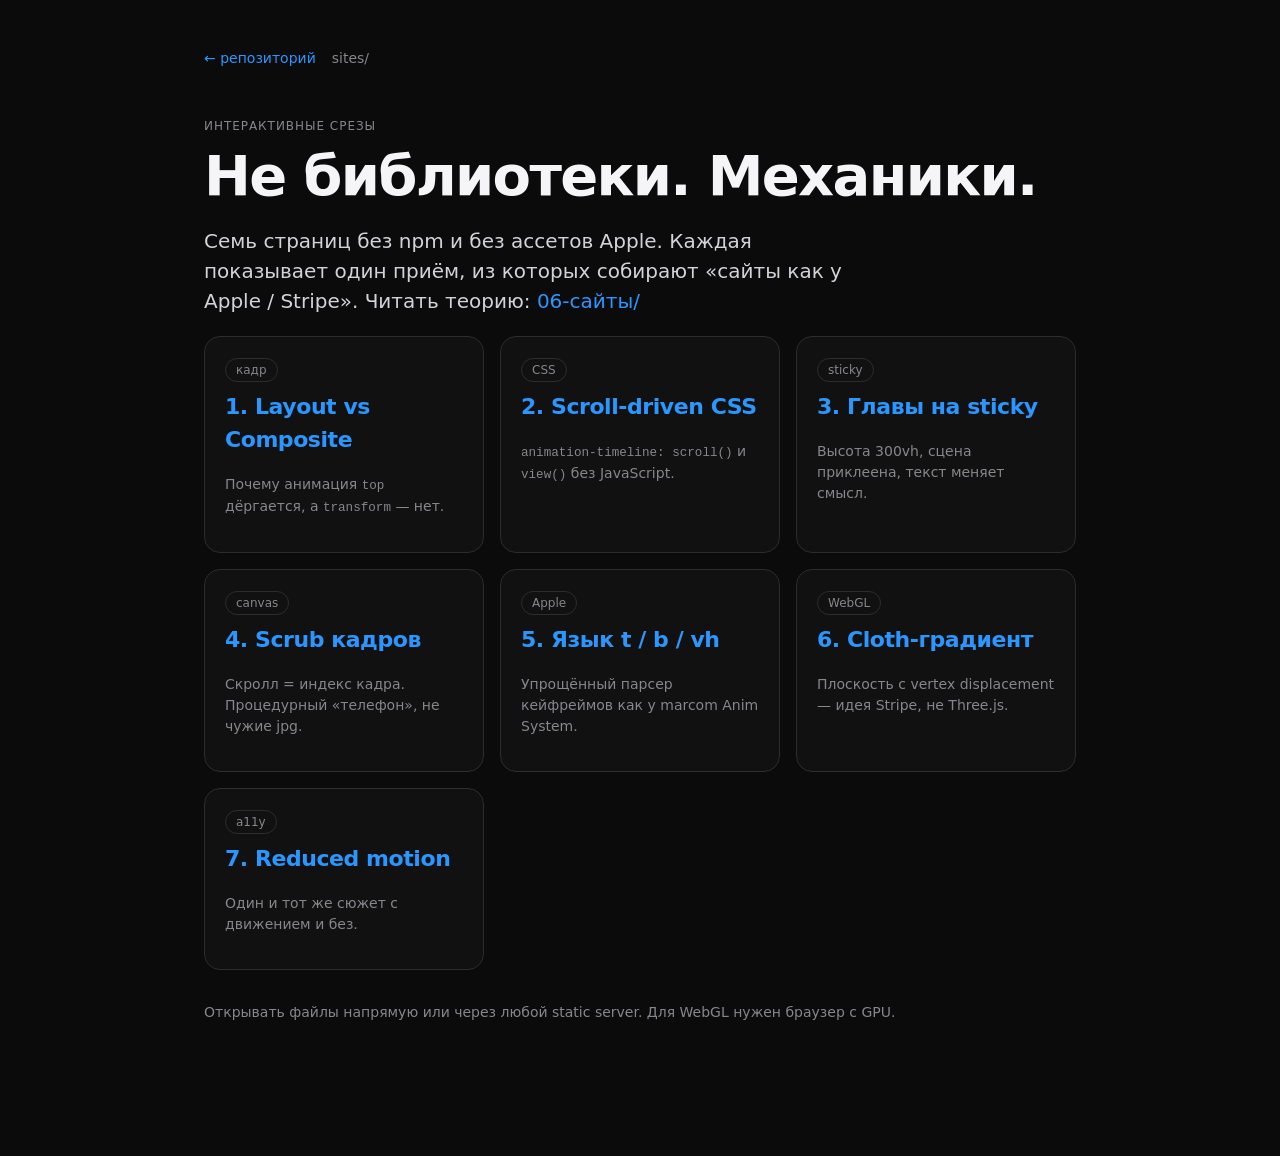
<file: sites/index.html>
<!DOCTYPE html>
<html lang="ru">
<head>
  <meta charset="utf-8" />
  <meta name="viewport" content="width=device-width, initial-scale=1" />
  <title>Демо: как устроены презентационные сайты</title>
  <link rel="stylesheet" href="lib/base.css" />
</head>
<body>
  <div class="wrap">
    <nav class="top">
      <a href="../README.md">← репозиторий</a>
      <span>sites/</span>
    </nav>
    <p class="kicker">Интерактивные срезы</p>
    <h1>Не библиотеки. Механики.</h1>
    <p class="lead">
      Семь страниц без npm и без ассетов Apple. Каждая показывает один приём,
      из которых собирают «сайты как у Apple / Stripe». Читать теорию:
      <a href="../06-сайты/README.md">06-сайты/</a>
    </p>
    <div class="grid">
      <a class="card" href="01-composite.html">
        <div class="badge">кадр</div>
        <h2 style="margin-top:8px">1. Layout vs Composite</h2>
        <p class="note">Почему анимация <code>top</code> дёргается, а <code>transform</code> — нет.</p>
      </a>
      <a class="card" href="02-scroll-css.html">
        <div class="badge">CSS</div>
        <h2 style="margin-top:8px">2. Scroll-driven CSS</h2>
        <p class="note"><code>animation-timeline: scroll()</code> и <code>view()</code> без JavaScript.</p>
      </a>
      <a class="card" href="03-pin-story.html">
        <div class="badge">sticky</div>
        <h2 style="margin-top:8px">3. Главы на sticky</h2>
        <p class="note">Высота 300vh, сцена приклеена, текст меняет смысл.</p>
      </a>
      <a class="card" href="04-canvas-scrub.html">
        <div class="badge">canvas</div>
        <h2 style="margin-top:8px">4. Scrub кадров</h2>
        <p class="note">Скролл = индекс кадра. Процедурный «телефон», не чужие jpg.</p>
      </a>
      <a class="card" href="05-apple-keyframes.html">
        <div class="badge">Apple</div>
        <h2 style="margin-top:8px">5. Язык t / b / vh</h2>
        <p class="note">Упрощённый парсер кейфреймов как у marcom Anim System.</p>
      </a>
      <a class="card" href="06-cloth-gradient.html">
        <div class="badge">WebGL</div>
        <h2 style="margin-top:8px">6. Cloth-градиент</h2>
        <p class="note">Плоскость с vertex displacement — идея Stripe, не Three.js.</p>
      </a>
      <a class="card" href="07-reduced-motion.html">
        <div class="badge">a11y</div>
        <h2 style="margin-top:8px">7. Reduced motion</h2>
        <p class="note">Один и тот же сюжет с движением и без.</p>
      </a>
    </div>
    <p class="note" style="margin-top:32px">Открывать файлы напрямую или через любой static server. Для WebGL нужен браузер с GPU.</p>
  </div>
</body>
</html>
</file>
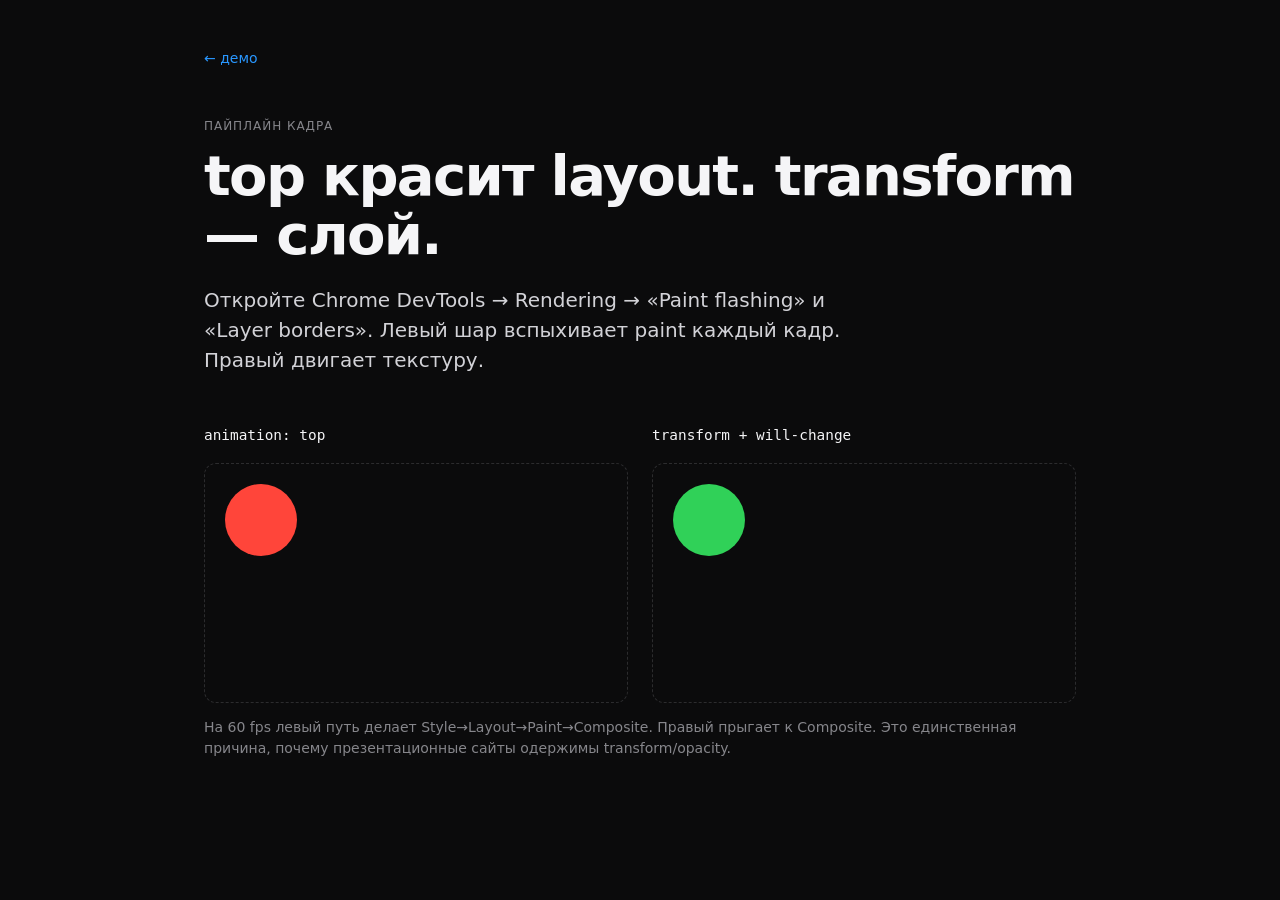
<file: sites/01-composite.html>
<!DOCTYPE html>
<html lang="ru">
<head>
  <meta charset="utf-8" />
  <meta name="viewport" content="width=device-width, initial-scale=1" />
  <title>Layout vs Composite</title>
  <link rel="stylesheet" href="lib/base.css" />
  <style>
    .stage { display: grid; grid-template-columns: 1fr 1fr; gap: 24px; margin-top: 32px; min-height: 280px; }
    .box-wrap { position: relative; height: 240px; border: 1px dashed var(--line); border-radius: 12px; overflow: hidden; }
    .ball { width: 72px; height: 72px; border-radius: 50%; position: absolute; left: 20px; }
    .layout { background: var(--danger); top: 20px; animation: bounce-top 1s ease-in-out infinite alternate; }
    .composite { background: var(--ok); top: 20px; animation: bounce-tf 1s ease-in-out infinite alternate; will-change: transform; }
    @keyframes bounce-top { from { top: 20px; } to { top: 150px; } }
    @keyframes bounce-tf { from { transform: translateY(0); } to { transform: translateY(130px); } }
    @media (max-width: 700px) { .stage { grid-template-columns: 1fr; } }
    @media (prefers-reduced-motion: reduce) {
      .ball { animation: none !important; }
    }
  </style>
</head>
<body>
  <div class="wrap">
    <nav class="top"><a href="index.html">← демо</a></nav>
    <p class="kicker">Пайплайн кадра</p>
    <h1>top красит layout. transform — слой.</h1>
    <p class="lead">Откройте Chrome DevTools → Rendering → «Paint flashing» и «Layer borders». Левый шар вспыхивает paint каждый кадр. Правый двигает текстуру.</p>
    <div class="stage">
      <div>
        <p><code>animation: top</code></p>
        <div class="box-wrap"><div class="ball layout"></div></div>
      </div>
      <div>
        <p><code>transform + will-change</code></p>
        <div class="box-wrap"><div class="ball composite"></div></div>
      </div>
    </div>
    <p class="note">На 60 fps левый путь делает Style→Layout→Paint→Composite. Правый прыгает к Composite. Это единственная причина, почему презентационные сайты одержимы transform/opacity.</p>
  </div>
</body>
</html>
</file>
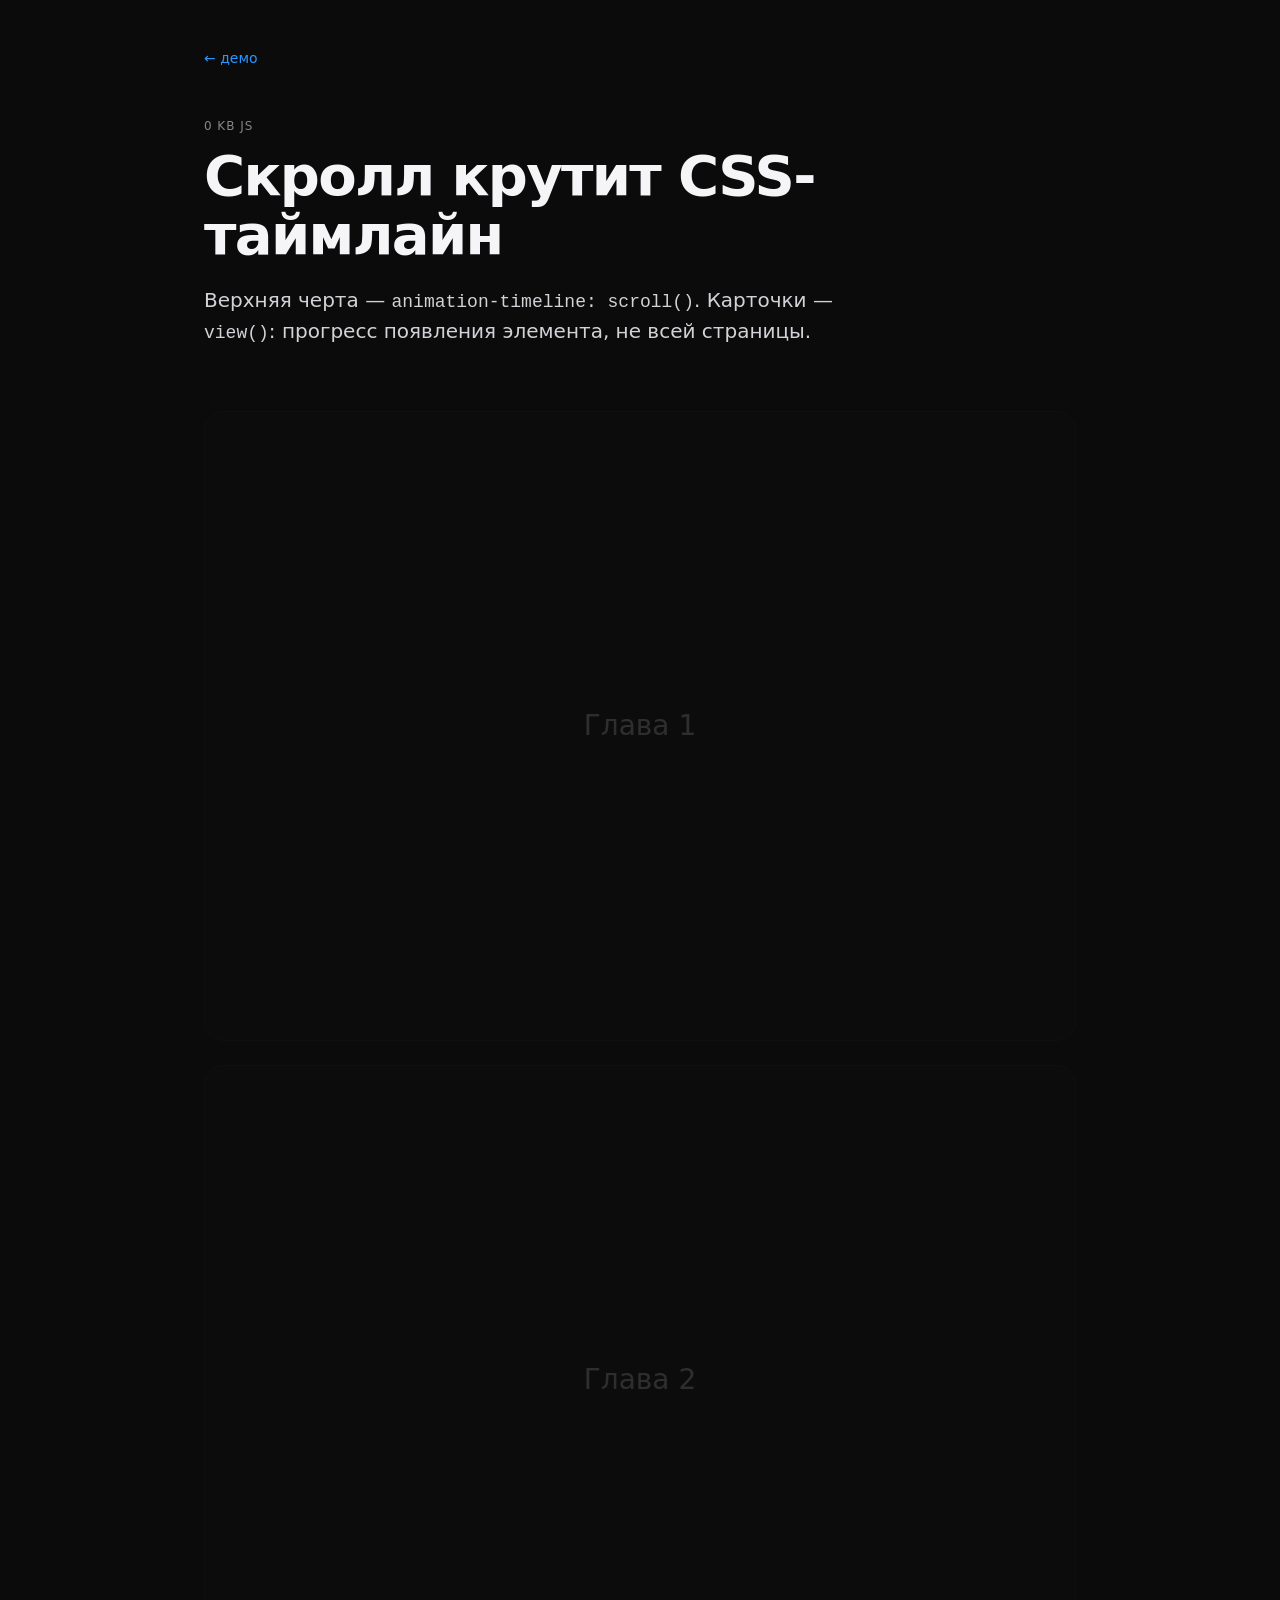
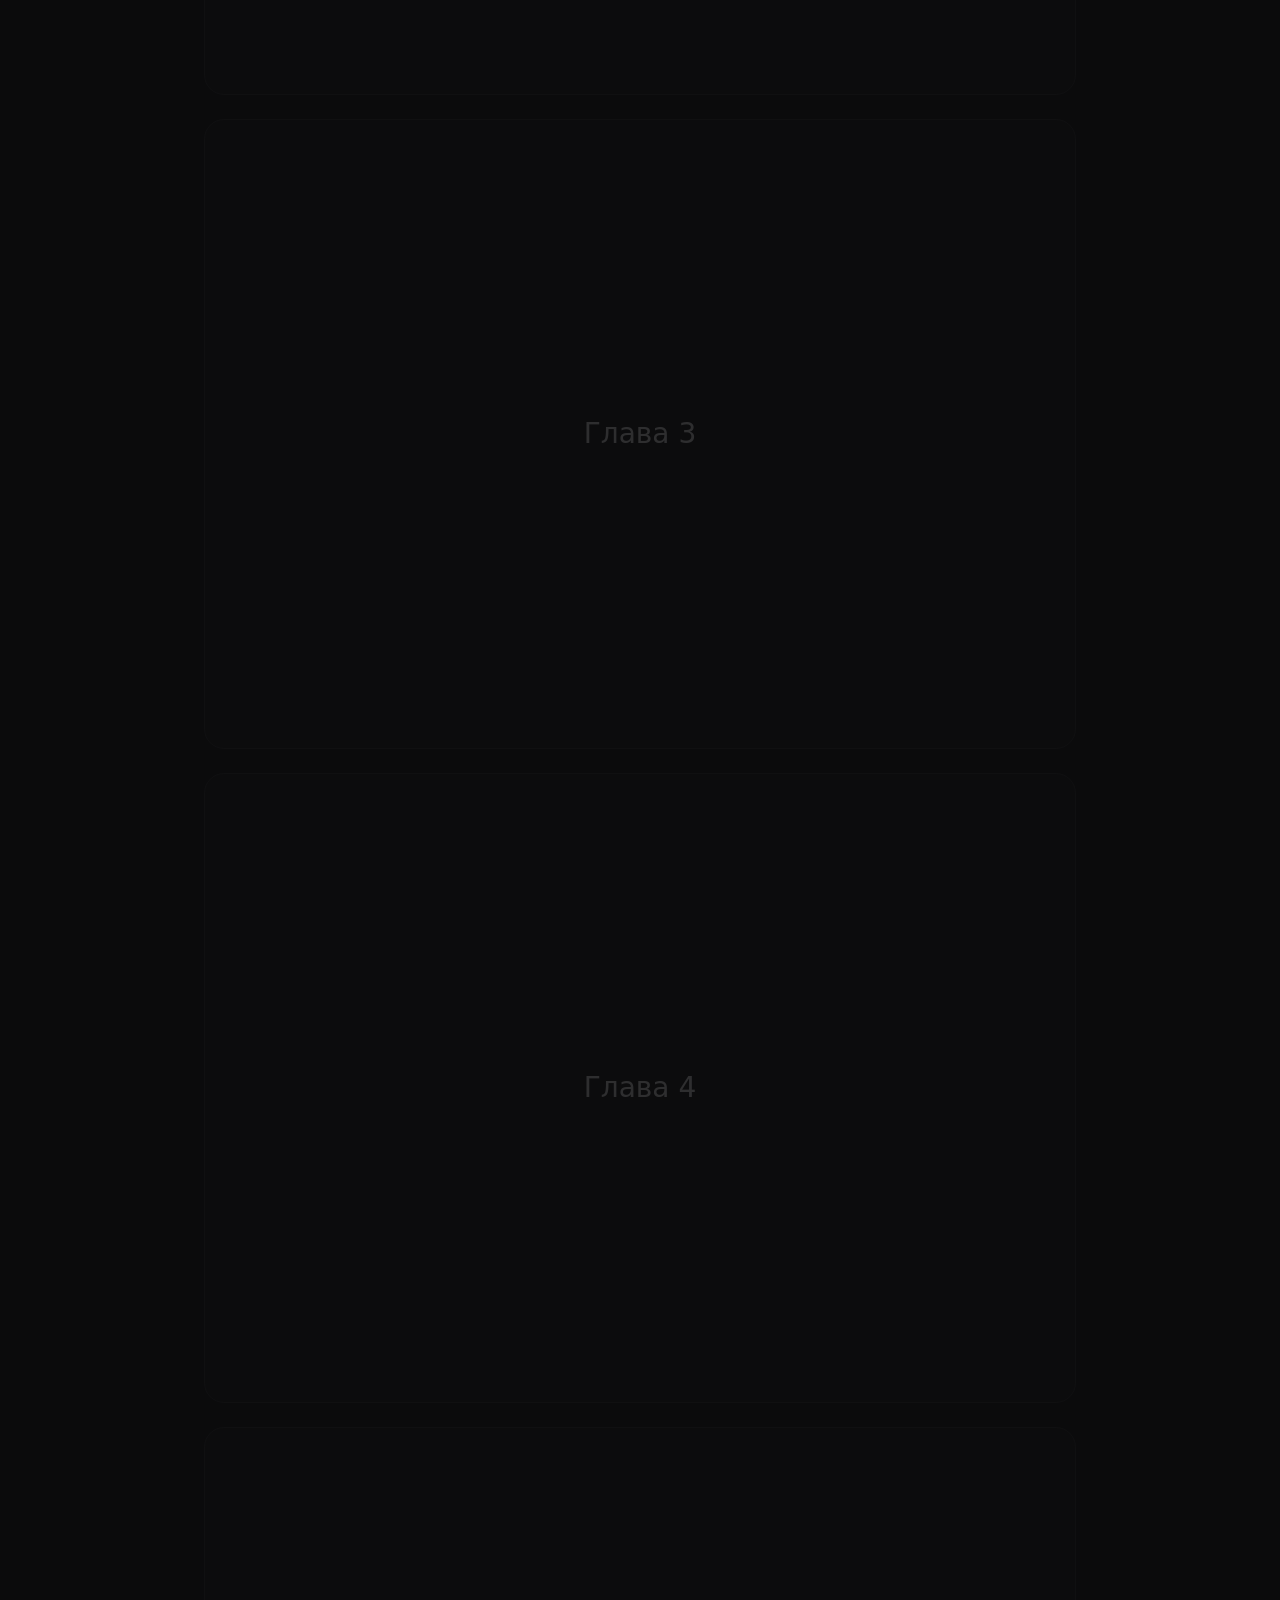
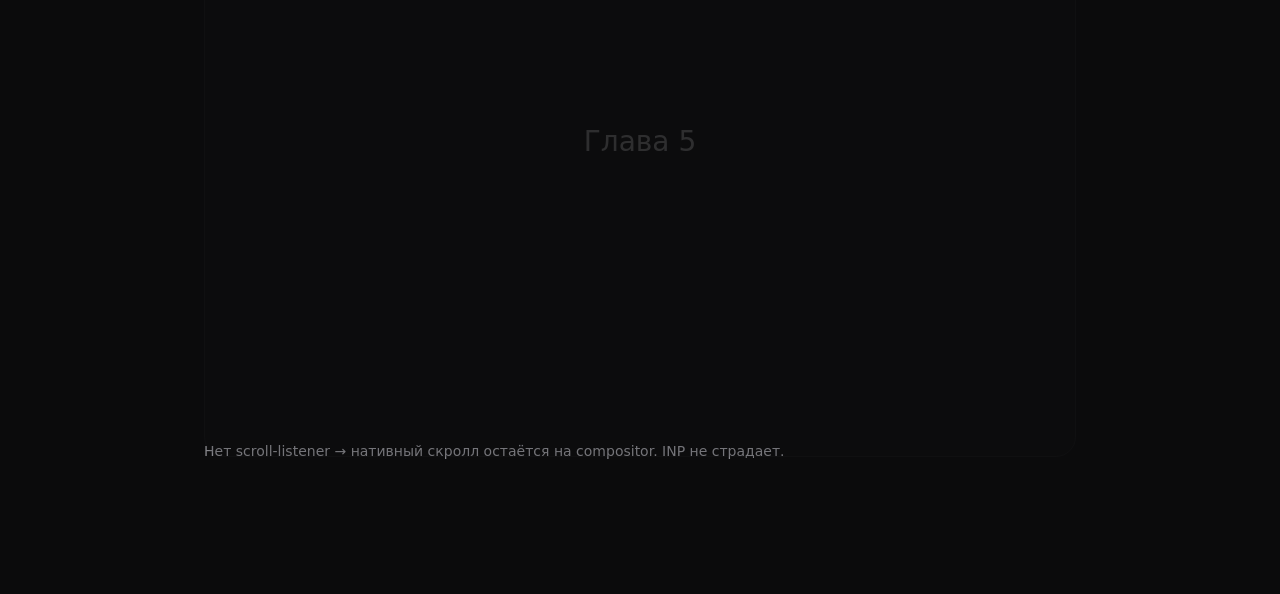
<file: sites/02-scroll-css.html>
<!DOCTYPE html>
<html lang="ru">
<head>
  <meta charset="utf-8" />
  <meta name="viewport" content="width=device-width, initial-scale=1" />
  <title>CSS scroll-driven</title>
  <link rel="stylesheet" href="lib/base.css" />
  <style>
    .bar {
      position: fixed; top: 0; left: 0; height: 3px; width: 100%;
      transform-origin: 0 50%; background: var(--accent); transform: scaleX(0);
      animation: grow linear; animation-timeline: scroll(); z-index: 5;
    }
    @keyframes grow { from { transform: scaleX(0); } to { transform: scaleX(1); } }
    .block {
      height: 70vh; margin: 24px 0; border-radius: 20px; background: #161618;
      border: 1px solid var(--line); display: grid; place-items: center;
      font-size: 28px; opacity: 0.15; transform: translateY(40px);
      animation: reveal linear both;
      animation-timeline: view();
      animation-range: entry 0% cover 35%;
    }
    @keyframes reveal {
      to { opacity: 1; transform: translateY(0); }
    }
    .unsupported { display: none; color: var(--danger); }
    @supports not (animation-timeline: scroll()) {
      .unsupported { display: block; }
    }
  </style>
</head>
<body>
  <div class="bar"></div>
  <div class="wrap">
    <nav class="top"><a href="index.html">← демо</a></nav>
    <p class="kicker">0 KB JS</p>
    <h1>Скролл крутит CSS-таймлайн</h1>
    <p class="lead unsupported">Этот браузер ещё без animation-timeline. Откройте Chromium или Safari 18+.</p>
    <p class="lead">Верхняя черта — <code>animation-timeline: scroll()</code>. Карточки — <code>view()</code>: прогресс появления элемента, не всей страницы.</p>
    <div class="block">Глава 1</div>
    <div class="block">Глава 2</div>
    <div class="block">Глава 3</div>
    <div class="block">Глава 4</div>
    <div class="block">Глава 5</div>
    <p class="note">Нет scroll-listener → нативный скролл остаётся на compositor. INP не страдает.</p>
  </div>
</body>
</html>
</file>
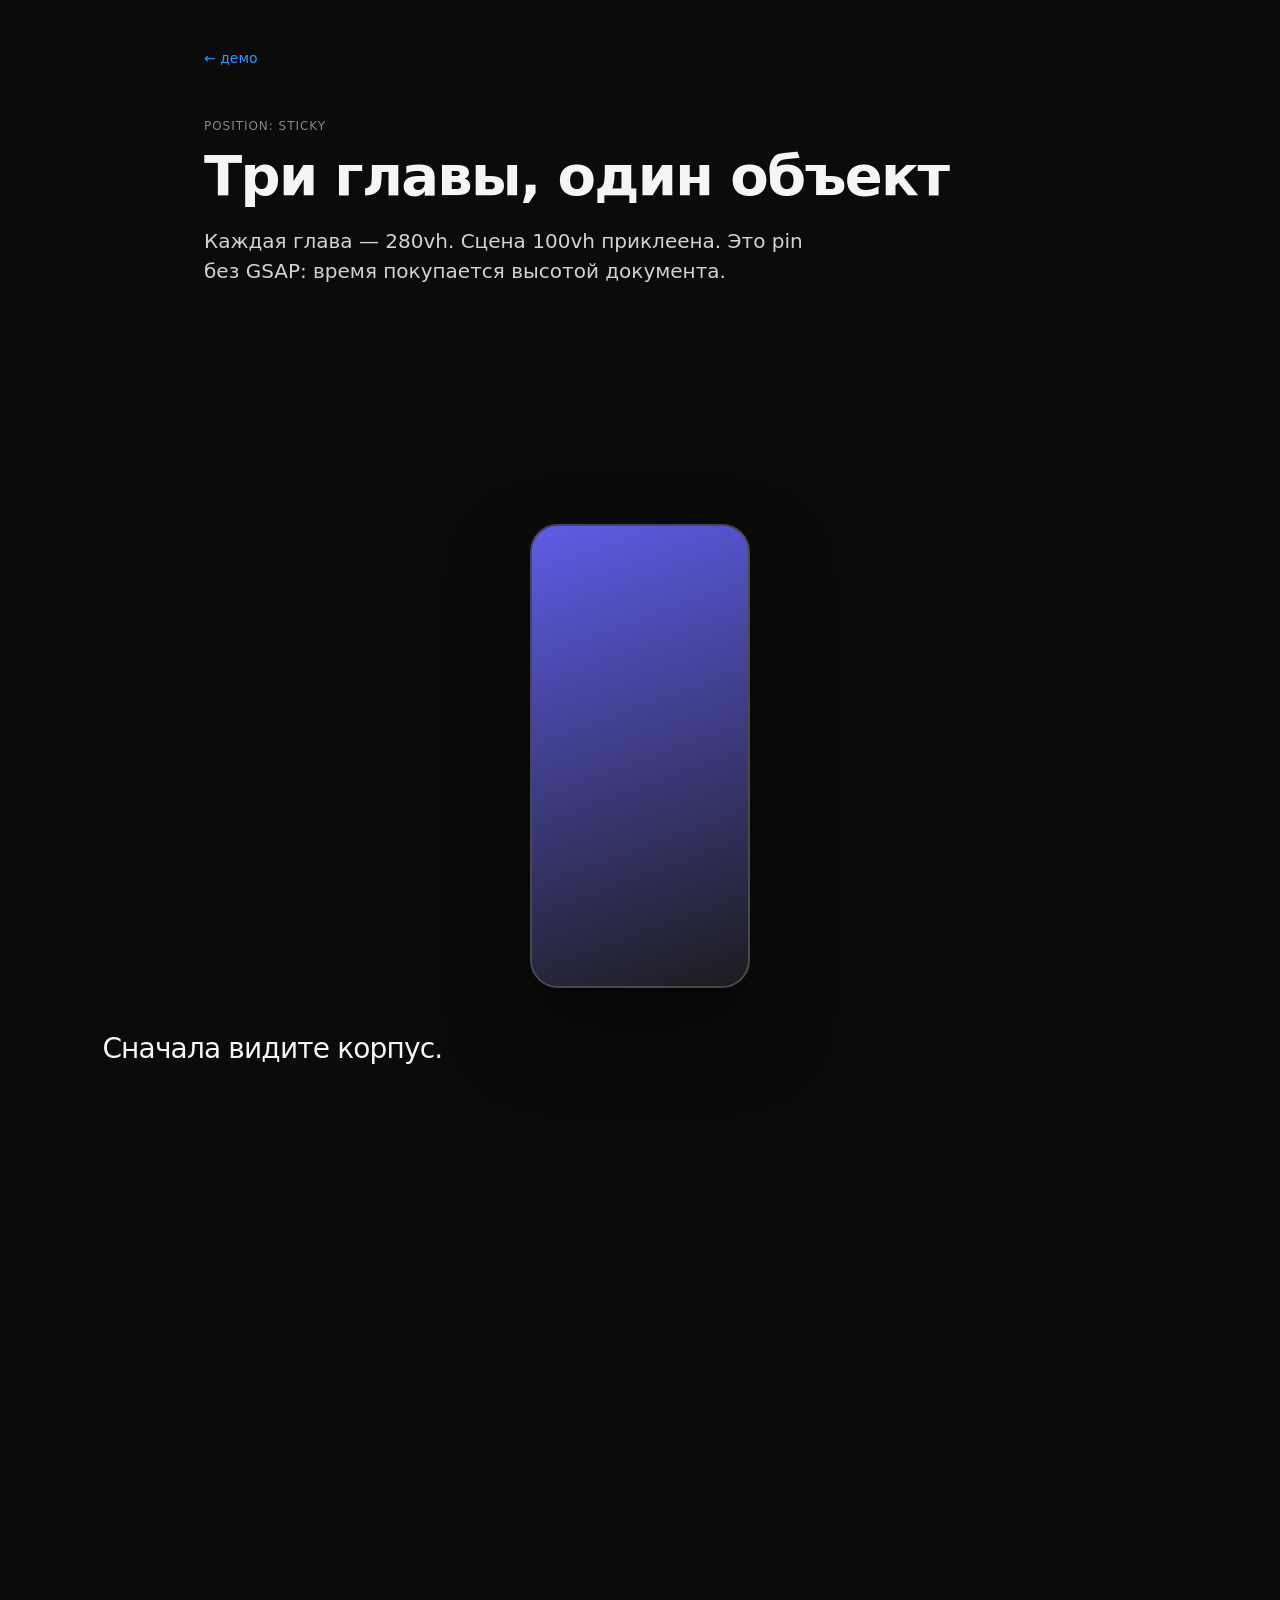
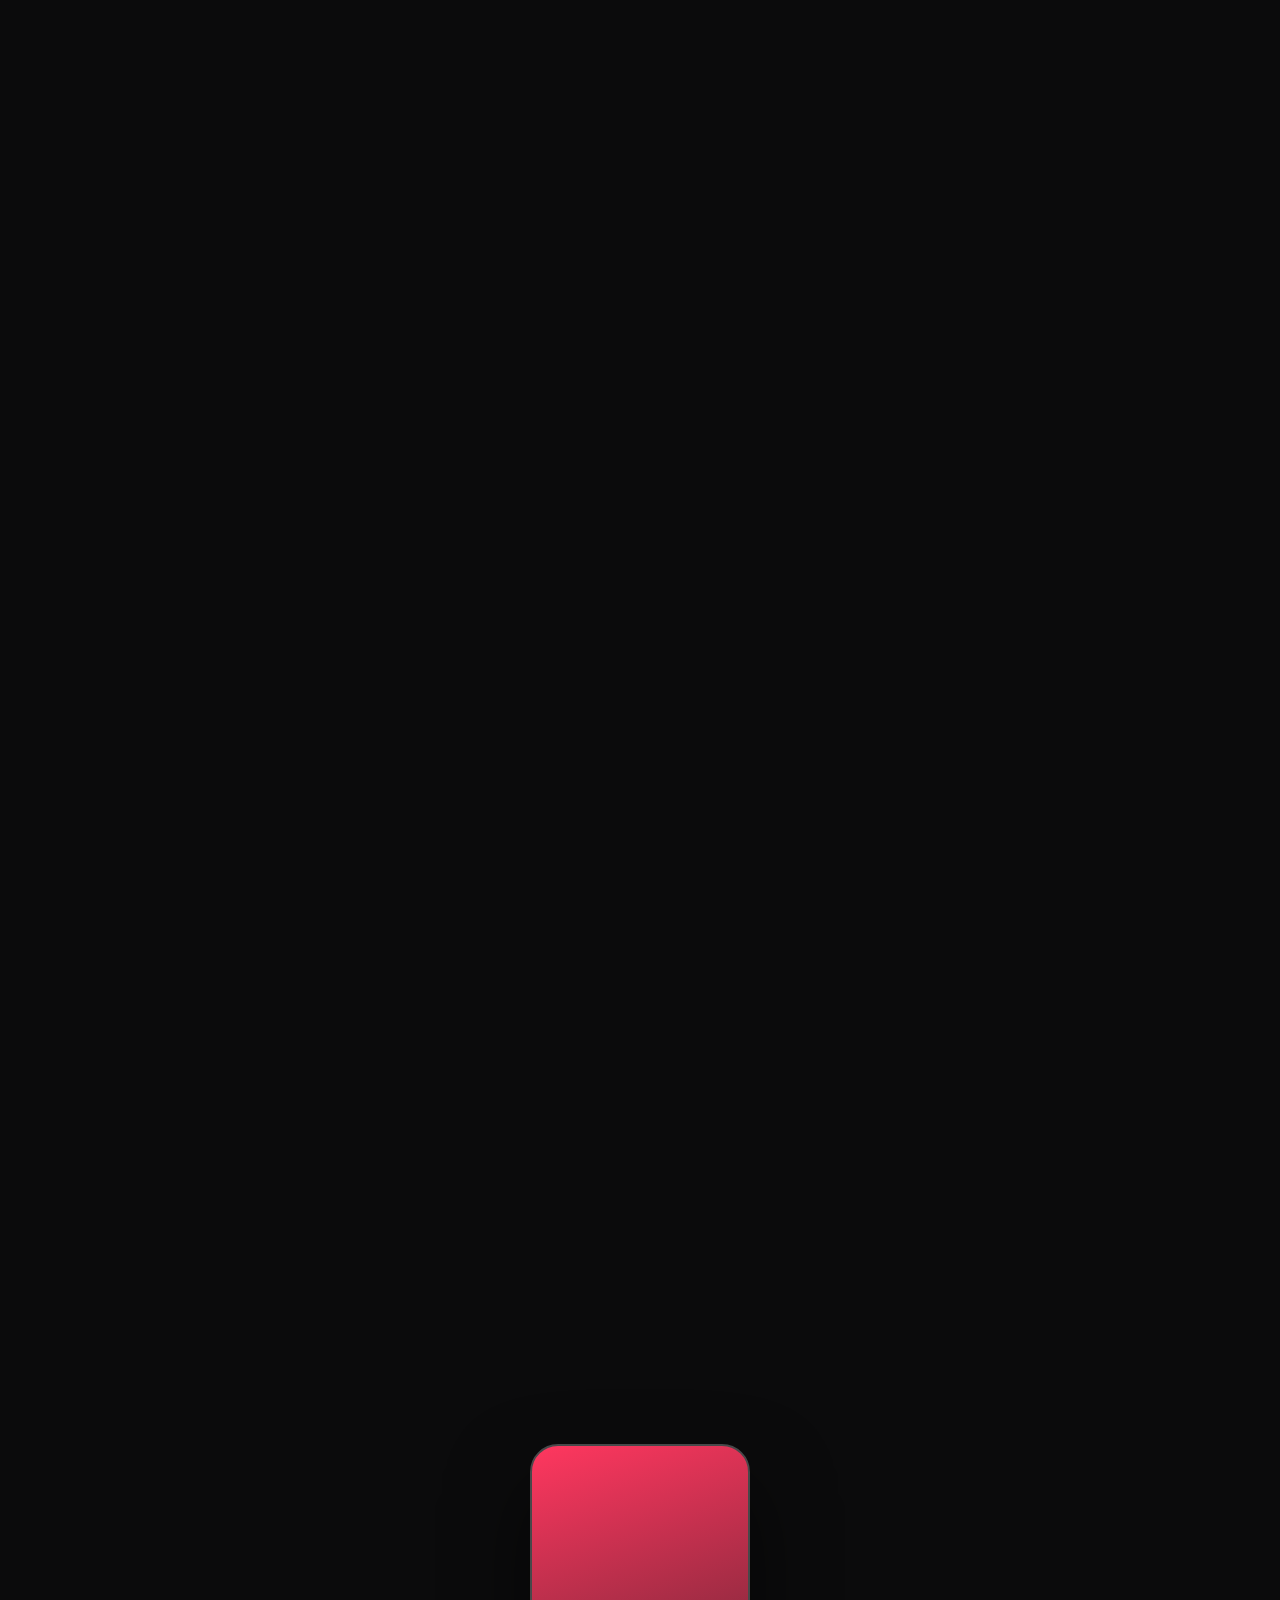
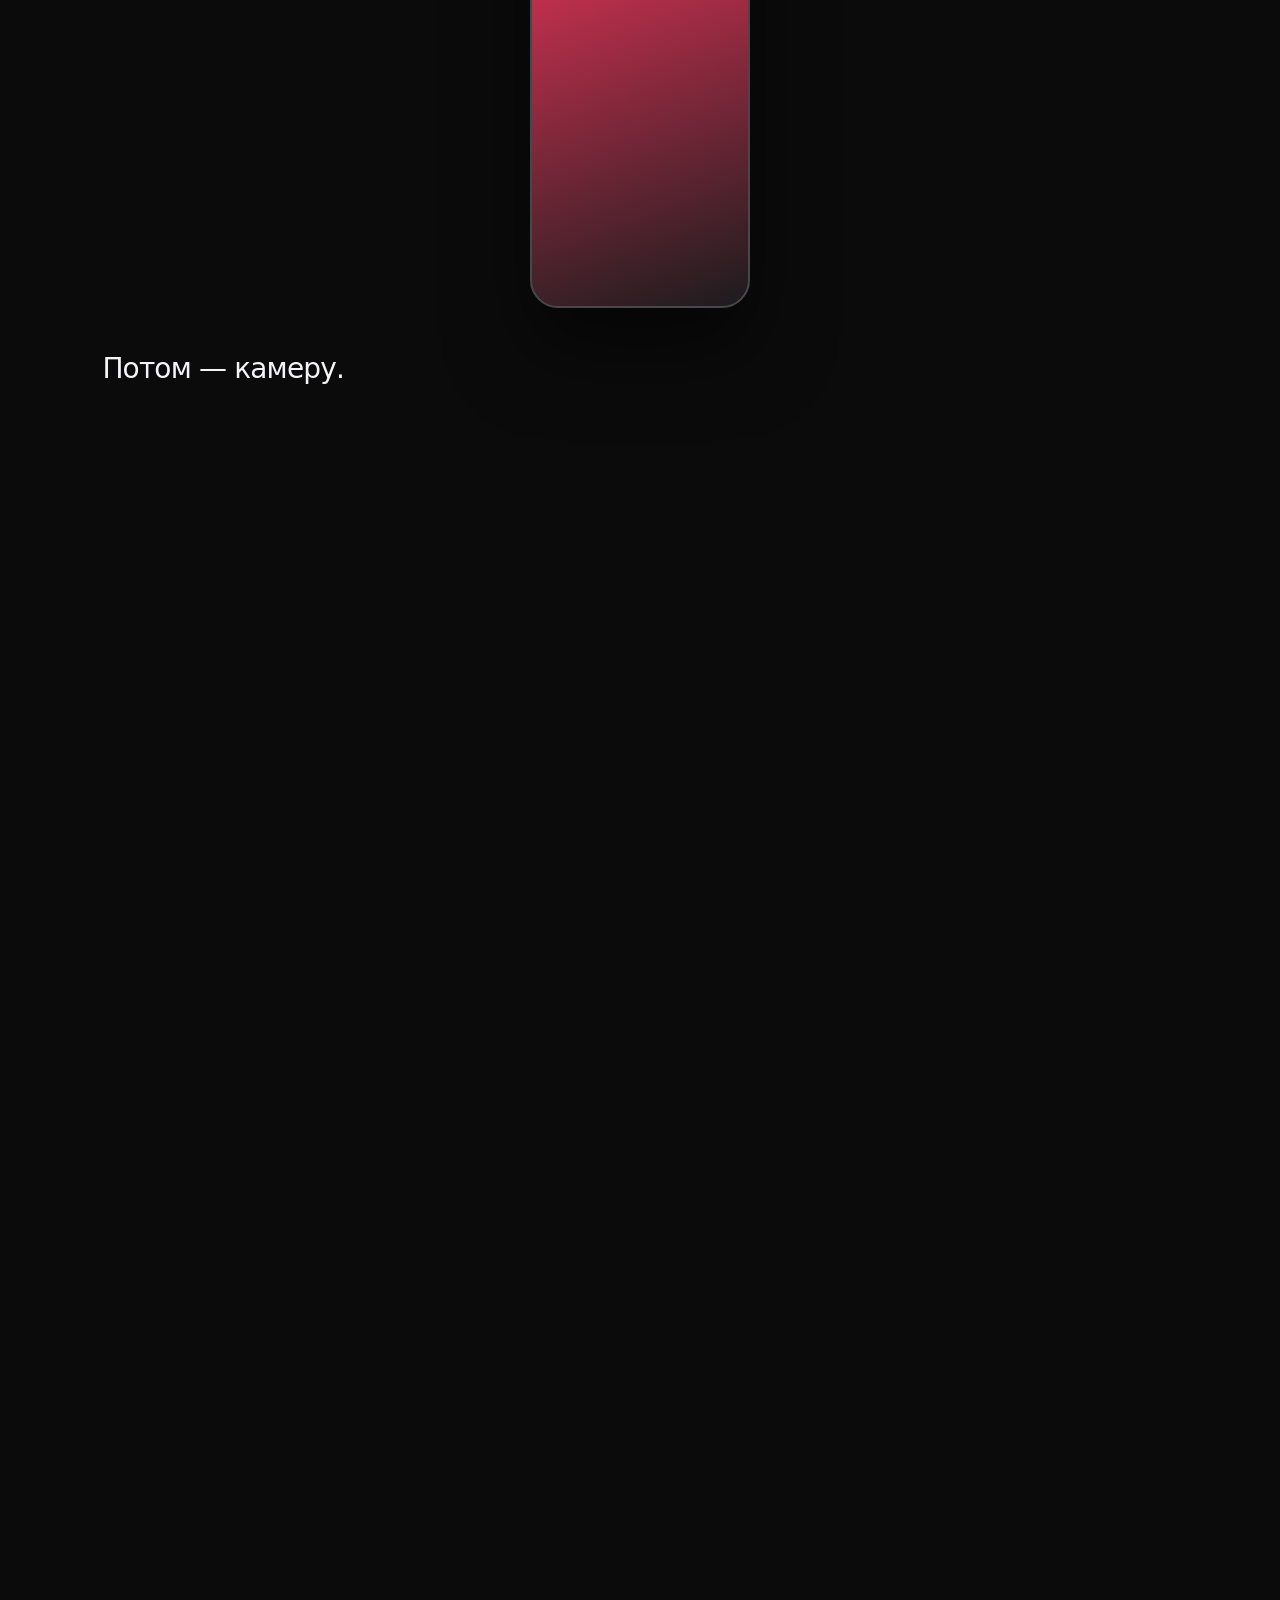
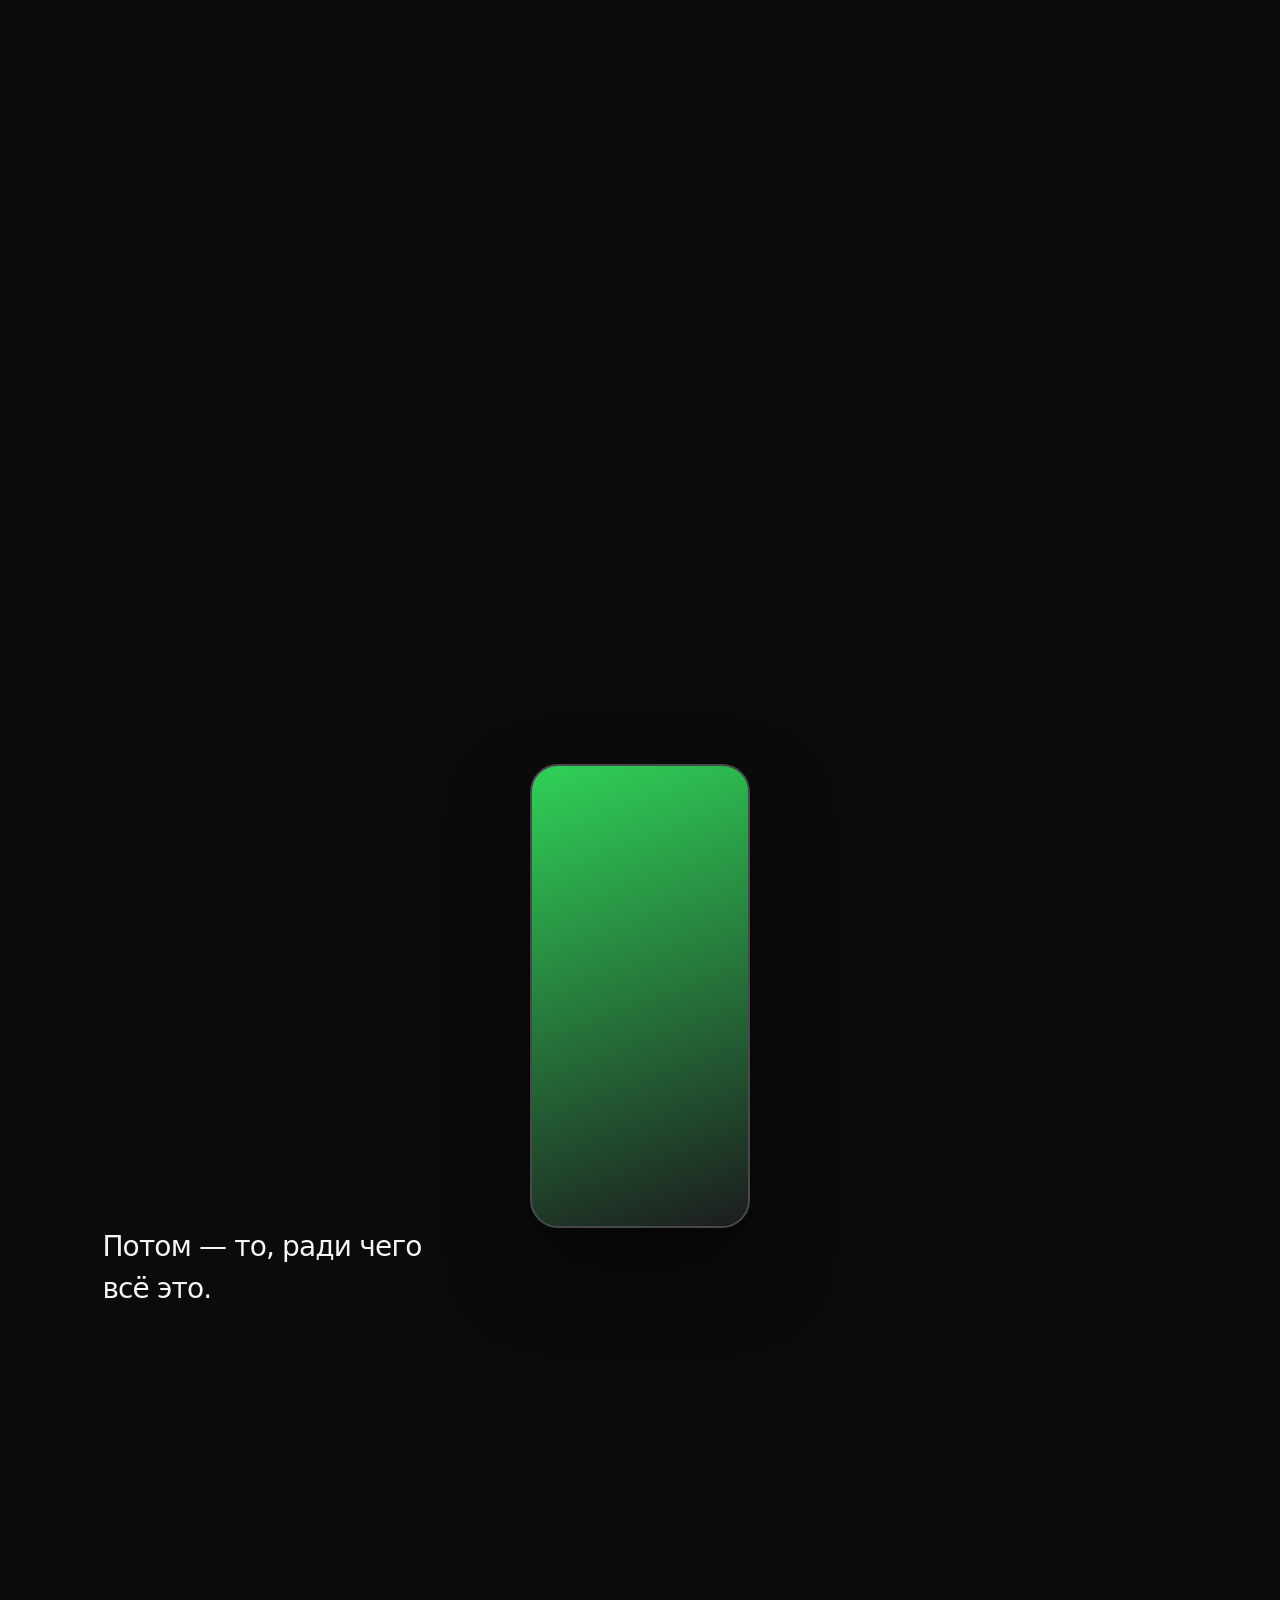
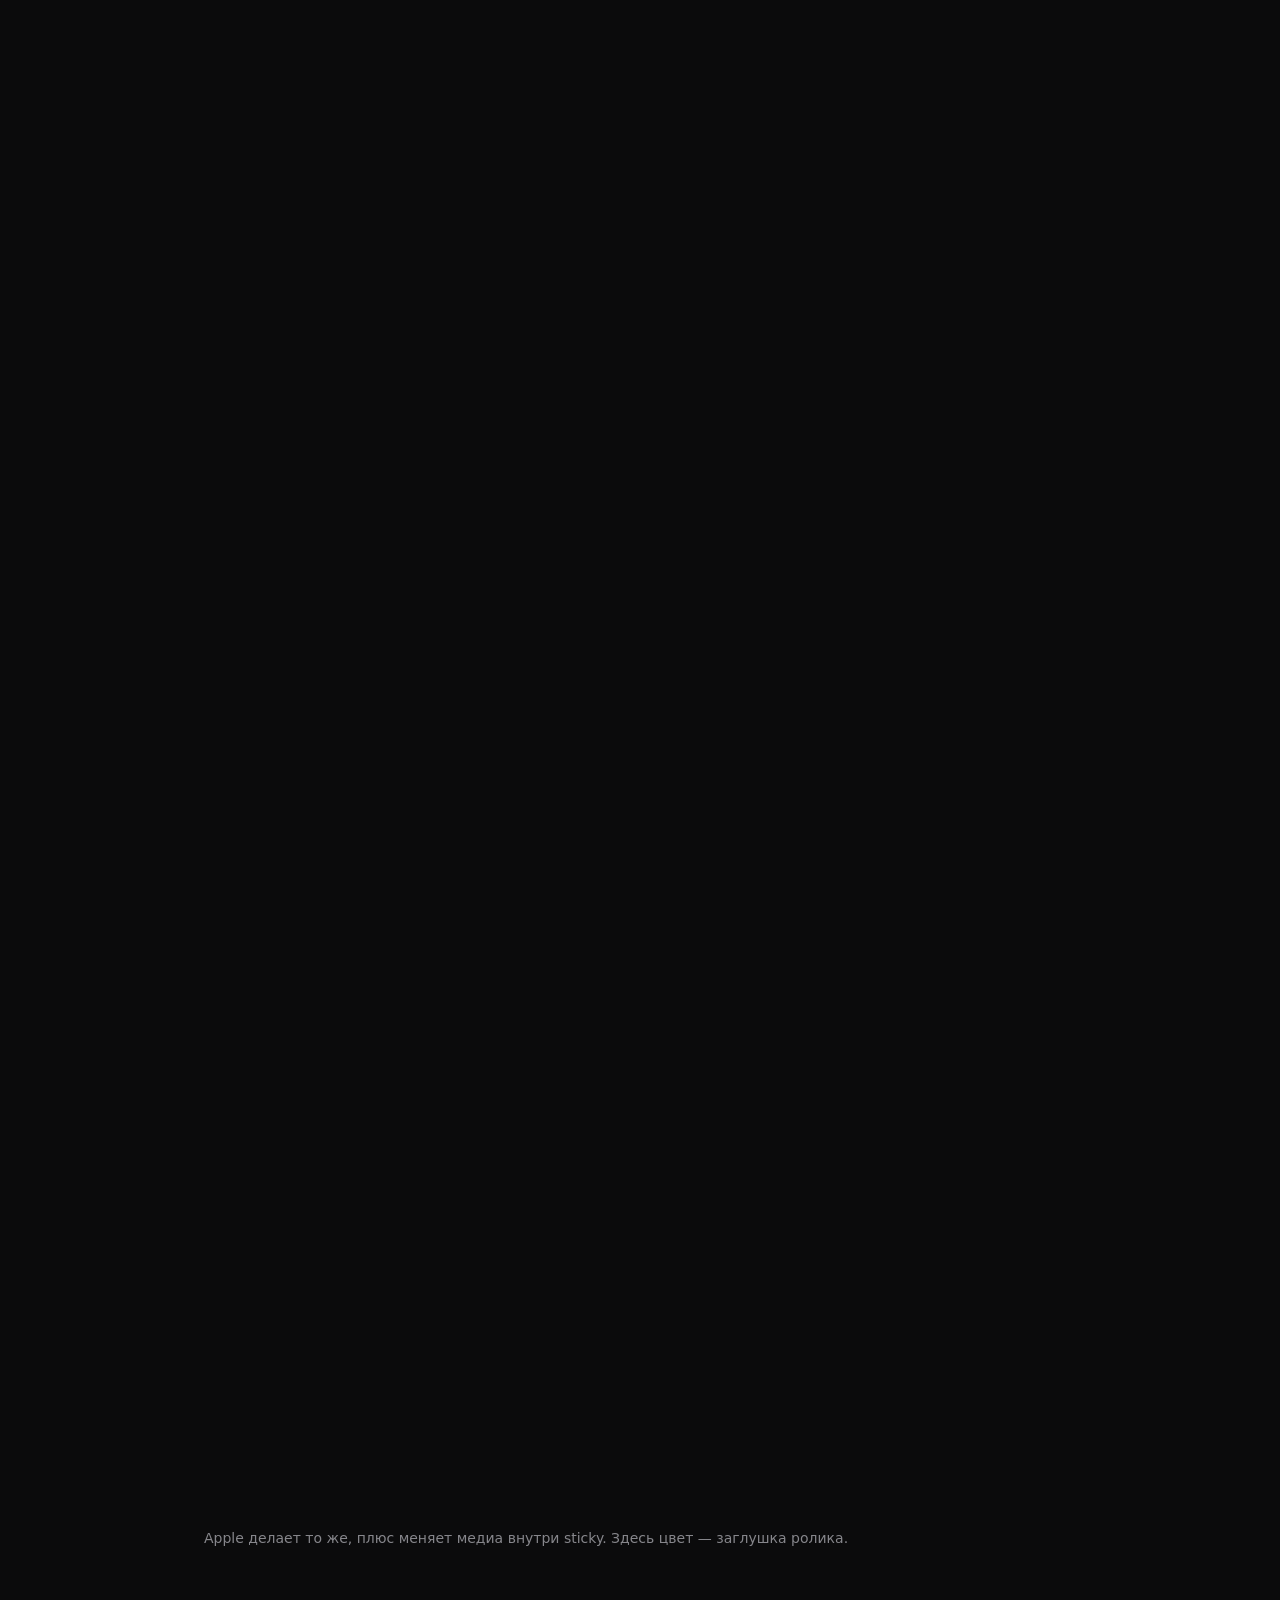
<file: sites/03-pin-story.html>
<!DOCTYPE html>
<html lang="ru">
<head>
  <meta charset="utf-8" />
  <meta name="viewport" content="width=device-width, initial-scale=1" />
  <title>Sticky chapters</title>
  <link rel="stylesheet" href="lib/base.css" />
  <style>
    .chapter { height: 280vh; position: relative; }
    .sticky {
      position: sticky; top: 0; height: 100vh;
      display: grid; place-items: center; overflow: hidden;
    }
    .phone {
      width: min(42vw, 220px); aspect-ratio: 9/19; border-radius: 28px;
      background: linear-gradient(160deg, #3a3a3c, #1c1c1e);
      border: 2px solid #48484a; box-shadow: 0 40px 80px #0008;
      transition: background 0.6s;
    }
    .copy {
      position: absolute; left: 8vw; right: 8vw; bottom: 12vh;
      max-width: 22rem; font-size: 28px; letter-spacing: -0.03em;
    }
    #c1 .phone { background: linear-gradient(160deg, #5e5ce6, #1c1c1e); }
    #c2 .phone { background: linear-gradient(160deg, #ff375f, #1c1c1e); }
    #c3 .phone { background: linear-gradient(160deg, #30d158, #1c1c1e); }
  </style>
</head>
<body>
  <div class="wrap" style="padding-bottom: 0;">
    <nav class="top"><a href="index.html">← демо</a></nav>
    <p class="kicker">position: sticky</p>
    <h1>Три главы, один объект</h1>
    <p class="lead">Каждая глава — 280vh. Сцена 100vh приклеена. Это pin без GSAP: время покупается высотой документа.</p>
  </div>
  <section class="chapter" id="c1">
    <div class="sticky">
      <div class="phone" aria-hidden="true"></div>
      <p class="copy">Сначала видите корпус.</p>
    </div>
  </section>
  <section class="chapter" id="c2">
    <div class="sticky">
      <div class="phone" aria-hidden="true"></div>
      <p class="copy">Потом — камеру.</p>
    </div>
  </section>
  <section class="chapter" id="c3">
    <div class="sticky">
      <div class="phone" aria-hidden="true"></div>
      <p class="copy">Потом — то, ради чего всё это.</p>
    </div>
  </section>
  <div class="wrap"><p class="note">Apple делает то же, плюс меняет медиа внутри sticky. Здесь цвет — заглушка ролика.</p></div>
</body>
</html>
</file>
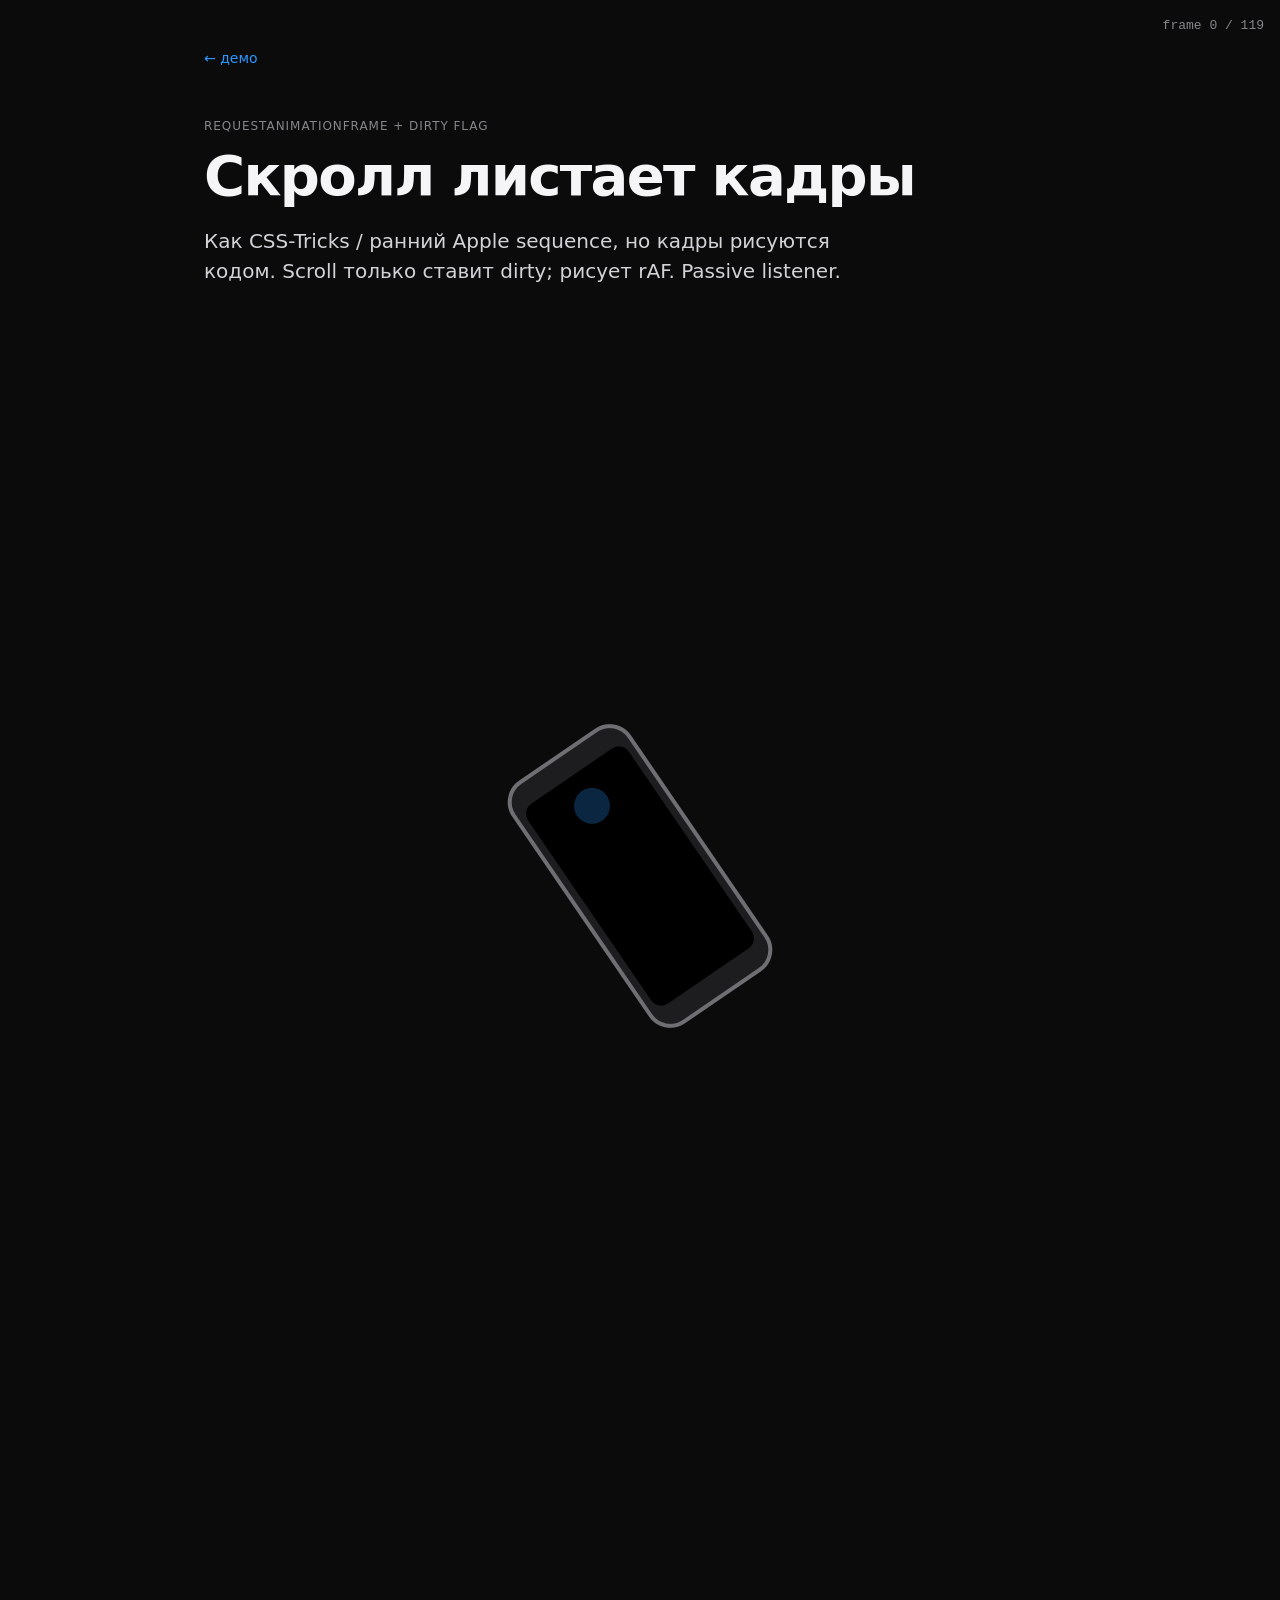
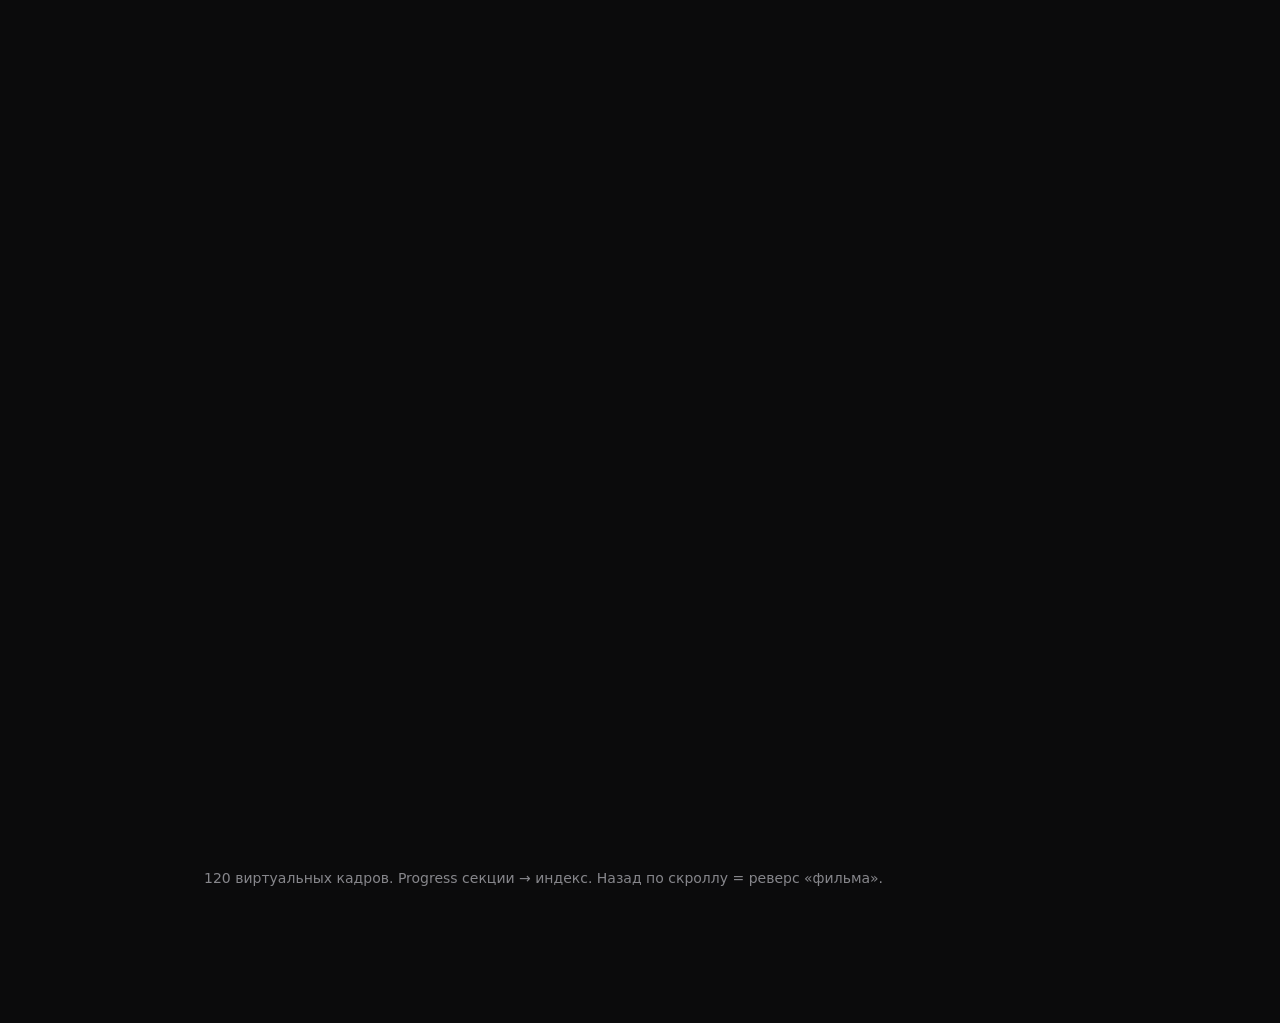
<file: sites/04-canvas-scrub.html>
<!DOCTYPE html>
<html lang="ru">
<head>
  <meta charset="utf-8" />
  <meta name="viewport" content="width=device-width, initial-scale=1" />
  <title>Canvas scrub</title>
  <link rel="stylesheet" href="lib/base.css" />
  <style>
    .spacer { height: 220vh; }
    .stage {
      position: sticky; top: 0; height: 100vh;
      display: grid; place-items: center;
    }
    canvas { width: min(90vw, 420px); height: auto; border-radius: 16px; background: #111; }
    .hud {
      position: fixed; right: 16px; top: 16px; color: var(--muted); font-size: 13px;
      font-family: ui-monospace, monospace;
    }
  </style>
</head>
<body>
  <div class="hud" id="hud">frame 0</div>
  <div class="wrap">
    <nav class="top"><a href="index.html">← демо</a></nav>
    <p class="kicker">requestAnimationFrame + dirty flag</p>
    <h1>Скролл листает кадры</h1>
    <p class="lead">Как CSS-Tricks / ранний Apple sequence, но кадры рисуются кодом. Scroll только ставит dirty; рисует rAF. Passive listener.</p>
  </div>
  <div class="spacer">
    <div class="stage"><canvas id="c" width="840" height="1200"></canvas></div>
  </div>
  <div class="wrap"><p class="note">120 виртуальных кадров. Progress секции → индекс. Назад по скроллу = реверс «фильма».</p></div>
  <script>
    const canvas = document.getElementById("c");
    const ctx = canvas.getContext("2d");
    const hud = document.getElementById("hud");
    const FRAMES = 120;
    const reduced = window.matchMedia("(prefers-reduced-motion: reduce)").matches;
    let dirty = true;

    function progress() {
      const start = 0;
      const end = document.body.scrollHeight - innerHeight;
      if (end <= 0) return 0;
      return Math.min(1, Math.max(0, scrollY / end));
    }

    function draw(p) {
      const w = canvas.width;
      const h = canvas.height;
      const i = Math.round(p * (FRAMES - 1));
      hud.textContent = "frame " + i + " / " + (FRAMES - 1);
      ctx.fillStyle = "#0b0b0c";
      ctx.fillRect(0, 0, w, h);
      const angle = -0.6 + p * 1.2;
      const cx = w / 2;
      const cy = h / 2 + Math.sin(p * Math.PI) * -40;
      ctx.save();
      ctx.translate(cx, cy);
      ctx.rotate(angle);
      const pw = 280, ph = 580, r = 48;
      ctx.fillStyle = "#1d1d1f";
      ctx.strokeStyle = "#6e6e73";
      ctx.lineWidth = 8;
      roundRect(-pw / 2, -ph / 2, pw, ph, r);
      ctx.fill();
      ctx.stroke();
      ctx.fillStyle = "#000";
      roundRect(-pw / 2 + 18, -ph / 2 + 48, pw - 36, ph - 96, 24);
      ctx.fill();
      ctx.fillStyle = "rgba(41,151,255," + (0.25 + 0.5 * p) + ")";
      ctx.beginPath();
      ctx.arc(0, -ph / 2 + 120 + p * 220, 36, 0, Math.PI * 2);
      ctx.fill();
      ctx.restore();
    }

    function roundRect(x, y, w, h, r) {
      ctx.beginPath();
      ctx.moveTo(x + r, y);
      ctx.arcTo(x + w, y, x + w, y + h, r);
      ctx.arcTo(x + w, y + h, x, y + h, r);
      ctx.arcTo(x, y + h, x, y, r);
      ctx.arcTo(x, y, x + w, y, r);
      ctx.closePath();
    }

    addEventListener("scroll", () => { dirty = true; }, { passive: true });
    addEventListener("resize", () => { dirty = true; }, { passive: true });

    function tick() {
      requestAnimationFrame(tick);
      if (!dirty) return;
      dirty = false;
      draw(reduced ? 0.45 : progress());
    }
    tick();
  </script>
</body>
</html>
</file>
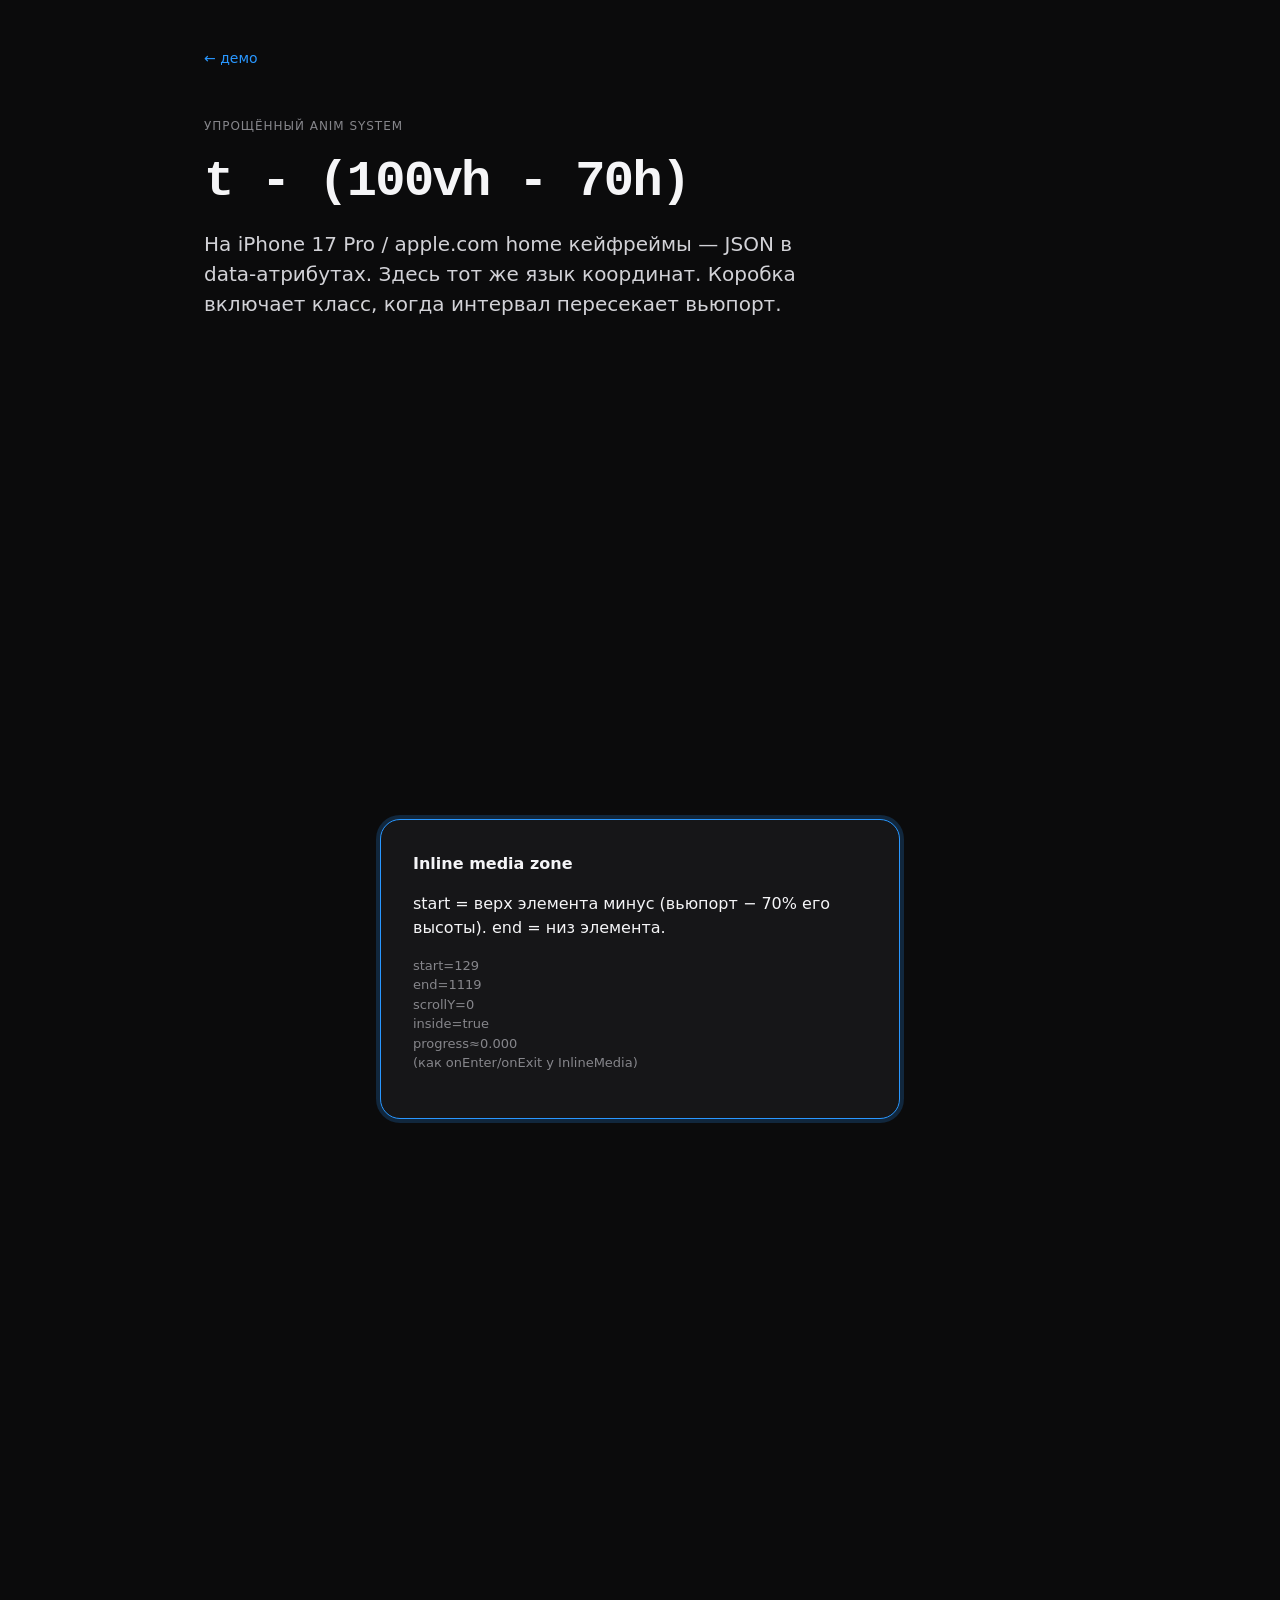
<file: sites/05-apple-keyframes.html>
<!DOCTYPE html>
<html lang="ru">
<head>
  <meta charset="utf-8" />
  <meta name="viewport" content="width=device-width, initial-scale=1" />
  <title>Apple-like keyframes</title>
  <link rel="stylesheet" href="lib/base.css" />
  <style>
    .tall { height: 240vh; position: relative; }
    .box {
      width: min(90vw, 520px); margin: 40vh auto; padding: 32px;
      border-radius: 20px; border: 1px solid var(--line); background: #161618;
    }
    .box.on { border-color: var(--accent); box-shadow: 0 0 0 4px #2997ff33; }
    .log { white-space: pre-wrap; color: var(--muted); font-size: 13px; }
  </style>
</head>
<body>
  <div class="wrap">
    <nav class="top"><a href="index.html">← демо</a></nav>
    <p class="kicker">упрощённый Anim System</p>
    <h1><code>t - (100vh - 70h)</code></h1>
    <p class="lead">На iPhone 17 Pro / apple.com home кейфреймы — JSON в data-атрибутах. Здесь тот же язык координат. Коробка включает класс, когда интервал пересекает вьюпорт.</p>
  </div>
  <div class="tall">
    <div class="box" id="target"
          data-kf-start="t - (100vh - 70h)"
         data-kf-end="b">
      <strong>Inline media zone</strong>
      <p>start = верх элемента минус (вьюпорт − 70% его высоты). end = низ элемента.</p>
      <p class="log" id="log"></p>
    </div>
  </div>
  <script>
    function parseExpr(expr, el) {
      const rect = el.getBoundingClientRect();
      const absTop = rect.top + scrollY;
      const h = rect.height;
      const vh = innerHeight;
      const t = absTop;
      const b = absTop + h;
      const renamed = expr
        .replace(/\s+/g, "")
        .replace(/(\d+(?:\.\d+)?)vh/g, (_, n) => String((parseFloat(n) / 100) * vh))
        .replace(/(\d+(?:\.\d+)?)h/g, (_, n) => {
          const v = parseFloat(n);
          return String((v > 1 ? v / 100 : v) * h);
        })
        .replace(/\bt\b/g, String(t))
        .replace(/\bb\b/g, String(b));
      if (!/^[-+*/().0-9]+$/.test(renamed)) throw new Error("bad expr " + expr);
      return Function("return (" + renamed + ")")();
    }

    const el = document.getElementById("target");
    const log = document.getElementById("log");
    let dirty = true;
    function update() {
      const start = parseExpr(el.dataset.kfStart, el);
      const end = parseExpr(el.dataset.kfEnd, el);
      const y = scrollY + 0; // playhead = top of viewport in document coords... 
      // Apple uses whether the range overlaps viewport. Treat as: viewport top in [start,end] is wrong.
      // Their events fire when element range relative to scroll intersects.
      // We use: documentY of viewport-center vs [start,end] mapped from element edges.
      const viewTop = scrollY;
      const active = viewTop + innerHeight * 0.5 >= start && viewTop <= end;
      el.classList.toggle("on", active);
      const p = Math.min(1, Math.max(0, (viewTop - start) / Math.max(1, end - start)));
      log.textContent =
        "start=" + Math.round(start) +
        "\nend=" + Math.round(end) +
        "\nscrollY=" + Math.round(viewTop) +
        "\ninside=" + active +
        "\nprogress≈" + p.toFixed(3) +
        "\n(как onEnter/onExit у InlineMedia)";
    }
    addEventListener("scroll", () => { dirty = true; }, { passive: true });
    addEventListener("resize", () => { dirty = true; }, { passive: true });
    function tick() {
      requestAnimationFrame(tick);
      if (!dirty) return;
      dirty = false;
      update();
    }
    tick();
  </script>
</body>
</html>
</file>
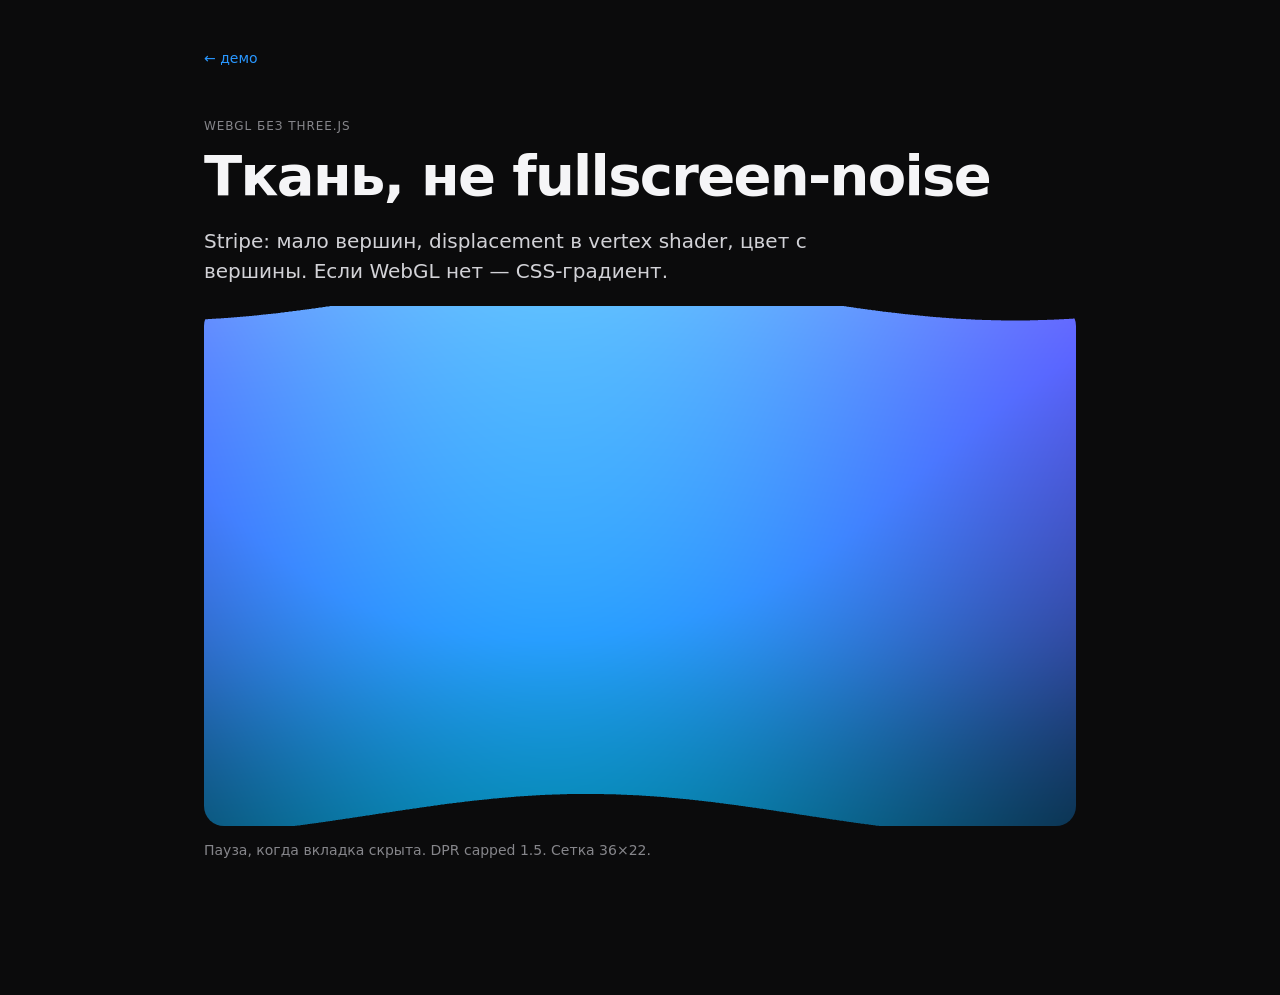
<file: sites/06-cloth-gradient.html>
<!DOCTYPE html>
<html lang="ru">
<head>
  <meta charset="utf-8" />
  <meta name="viewport" content="width=device-width, initial-scale=1" />
  <title>Cloth gradient</title>
  <link rel="stylesheet" href="lib/base.css" />
  <style>
    #gl { width: 100%; height: min(70vh, 520px); display: block; border-radius: 20px; }
    .fallback { display: none; height: min(70vh, 520px); border-radius: 20px;
      background: linear-gradient(120deg, #0a2540, #635bff, #00d4ff); }
  </style>
</head>
<body>
  <div class="wrap">
    <nav class="top"><a href="index.html">← демо</a></nav>
    <p class="kicker">WebGL без Three.js</p>
    <h1>Ткань, не fullscreen-noise</h1>
    <p class="lead">Stripe: мало вершин, displacement в vertex shader, цвет с вершины. Если WebGL нет — CSS-градиент.</p>
    <canvas id="gl"></canvas>
    <div class="fallback" id="fb"></div>
    <p class="note">Пауза, когда вкладка скрыта. DPR capped 1.5. Сетка 36×22.</p>
  </div>
  <script>
    const canvas = document.getElementById("gl");
    const fb = document.getElementById("fb");
    const gl = canvas.getContext("webgl");
    if (!gl) {
      canvas.style.display = "none";
      fb.style.display = "block";
    } else {
      const vs = `
        attribute vec2 a;
        uniform float uTime;
        uniform vec2 uRes;
        varying vec3 vCol;
        void main() {
          float x = a.x;
          float y = a.y;
          float d = sin(x * 3.2 + uTime) * 0.08 + sin(y * 4.1 - uTime * 0.7) * 0.06;
          vec2 p = vec2(x, y + d);
          gl_Position = vec4(p, 0.0, 1.0);
          vCol = mix(vec3(0.04, 0.15, 0.25), vec3(0.39, 0.36, 1.0), 0.5 + 0.5 * y);
          vCol += vec3(0.0, 0.4, 0.5) * (0.5 + 0.5 * sin(uTime + x * 2.0));
        }
      `;
      const fs = `
        precision mediump float;
        varying vec3 vCol;
        void main() { gl_FragColor = vec4(vCol, 1.0); }
      `;
      function compile(type, src) {
        const s = gl.createShader(type);
        gl.shaderSource(s, src);
        gl.compileShader(s);
        return s;
      }
      const prog = gl.createProgram();
      gl.attachShader(prog, compile(gl.VERTEX_SHADER, vs));
      gl.attachShader(prog, compile(gl.FRAGMENT_SHADER, fs));
      gl.linkProgram(prog);
      gl.useProgram(prog);
      const COLS = 36, ROWS = 22;
      const verts = [];
      const idx = [];
      for (let y = 0; y <= ROWS; y++) {
        for (let x = 0; x <= COLS; x++) {
          verts.push((x / COLS) * 2 - 1, (y / ROWS) * 2 - 1);
        }
      }
      for (let y = 0; y < ROWS; y++) {
        for (let x = 0; x < COLS; x++) {
          const i = y * (COLS + 1) + x;
          idx.push(i, i + 1, i + COLS + 1, i + 1, i + COLS + 2, i + COLS + 1);
        }
      }
      const buf = gl.createBuffer();
      gl.bindBuffer(gl.ARRAY_BUFFER, buf);
      gl.bufferData(gl.ARRAY_BUFFER, new Float32Array(verts), gl.STATIC_DRAW);
      const ibo = gl.createBuffer();
      gl.bindBuffer(gl.ELEMENT_ARRAY_BUFFER, ibo);
      gl.bufferData(gl.ELEMENT_ARRAY_BUFFER, new Uint16Array(idx), gl.STATIC_DRAW);
      const loc = gl.getAttribLocation(prog, "a");
      gl.enableVertexAttribArray(loc);
      gl.vertexAttribPointer(loc, 2, gl.FLOAT, false, 0, 0);
      const uTime = gl.getUniformLocation(prog, "uTime");
      const reduced = matchMedia("(prefers-reduced-motion: reduce)").matches;
      let t0 = performance.now();
      function resize() {
        const dpr = Math.min(devicePixelRatio || 1, 1.5);
        const w = canvas.clientWidth, h = canvas.clientHeight;
        canvas.width = Math.max(1, w * dpr);
        canvas.height = Math.max(1, h * dpr);
        gl.viewport(0, 0, canvas.width, canvas.height);
      }
      addEventListener("resize", resize);
      resize();
      function frame(now) {
        requestAnimationFrame(frame);
        if (document.hidden) return;
        const t = reduced ? 0.6 : (now - t0) / 1000;
        gl.uniform1f(uTime, t);
        gl.drawElements(gl.TRIANGLES, idx.length, gl.UNSIGNED_SHORT, 0);
      }
      requestAnimationFrame(frame);
    }
  </script>
</body>
</html>
</file>
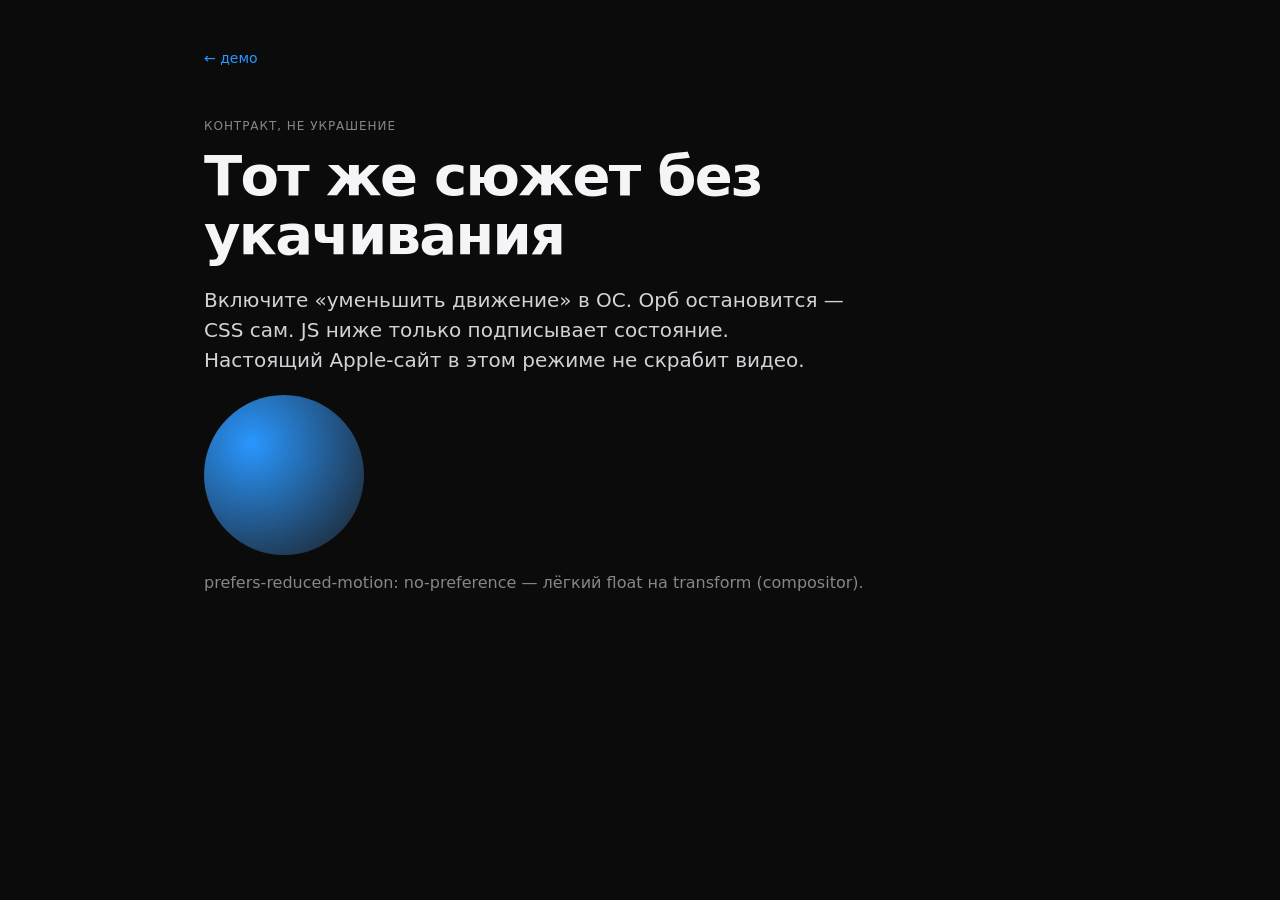
<file: sites/07-reduced-motion.html>
<!DOCTYPE html>
<html lang="ru">
<head>
  <meta charset="utf-8" />
  <meta name="viewport" content="width=device-width, initial-scale=1" />
  <title>Reduced motion</title>
  <link rel="stylesheet" href="lib/base.css" />
  <style>
    .orb {
      width: 160px; height: 160px; border-radius: 50%;
      background: radial-gradient(circle at 30% 30%, #2997ff, #1c1c1e);
      animation: float 4s ease-in-out infinite;
    }
    @keyframes float {
      50% { transform: translateY(-24px) scale(1.04); }
    }
    @media (prefers-reduced-motion: reduce) {
      .orb { animation: none; }
    }
    .state { margin-top: 16px; color: var(--muted); }
  </style>
</head>
<body>
  <div class="wrap">
    <nav class="top"><a href="index.html">← демо</a></nav>
    <p class="kicker">контракт, не украшение</p>
    <h1>Тот же сюжет без укачивания</h1>
    <p class="lead">Включите «уменьшить движение» в ОС. Орб остановится — CSS сам. JS ниже только подписывает состояние. Настоящий Apple-сайт в этом режиме не скрабит видео.</p>
    <div class="orb" aria-hidden="true"></div>
    <p class="state" id="st"></p>
  </div>
  <script>
    const mq = matchMedia("(prefers-reduced-motion: reduce)");
    const st = document.getElementById("st");
    function paint() {
      st.textContent = mq.matches
        ? "prefers-reduced-motion: reduce — анимация снята, контент на месте."
        : "prefers-reduced-motion: no-preference — лёгкий float на transform (compositor).";
    }
    mq.addEventListener("change", paint);
    paint();
  </script>
</body>
</html>
</file>
<file: sites/lib/base.css>
:root {
  --bg: #0b0b0c;
  --fg: #f5f5f7;
  --muted: #86868b;
  --line: #2c2c2e;
  --accent: #2997ff;
  --danger: #ff453a;
  --ok: #30d158;
  --serif: "SF Pro Display", "Segoe UI", system-ui, sans-serif;
}
* { box-sizing: border-box; }
html, body { margin: 0; background: var(--bg); color: var(--fg); font-family: var(--serif); }
body { line-height: 1.5; }
a { color: var(--accent); text-decoration: none; }
a:hover { text-decoration: underline; }
.wrap { max-width: 920px; margin: 0 auto; padding: 48px 24px 120px; }
.kicker { color: var(--muted); letter-spacing: 0.08em; text-transform: uppercase; font-size: 12px; }
h1 { font-size: clamp(32px, 6vw, 56px); letter-spacing: -0.03em; line-height: 1.05; margin: 8px 0 16px; font-weight: 600; }
h2 { font-size: 22px; letter-spacing: -0.02em; margin-top: 48px; }
p.lead { font-size: 20px; color: #d2d2d7; max-width: 40rem; }
nav.top { display: flex; gap: 16px; flex-wrap: wrap; font-size: 14px; margin-bottom: 48px; color: var(--muted); }
.card { border: 1px solid var(--line); border-radius: 16px; padding: 20px; background: #111; }
.grid { display: grid; grid-template-columns: repeat(auto-fit, minmax(240px, 1fr)); gap: 16px; }
.note { color: var(--muted); font-size: 14px; }
code, .mono { font-family: ui-monospace, SFMono-Regular, Menlo, monospace; font-size: 0.9em; }
.badge { display: inline-block; border: 1px solid var(--line); border-radius: 999px; padding: 2px 10px; font-size: 12px; color: var(--muted); }
button {
  background: #f5f5f7; color: #000; border: 0; border-radius: 980px;
  padding: 8px 16px; font: inherit; cursor: pointer;
}
button.ghost { background: transparent; color: var(--fg); border: 1px solid var(--line); }
@media (prefers-reduced-motion: reduce) {
  .rm-hide { display: none; }
}
</file>
